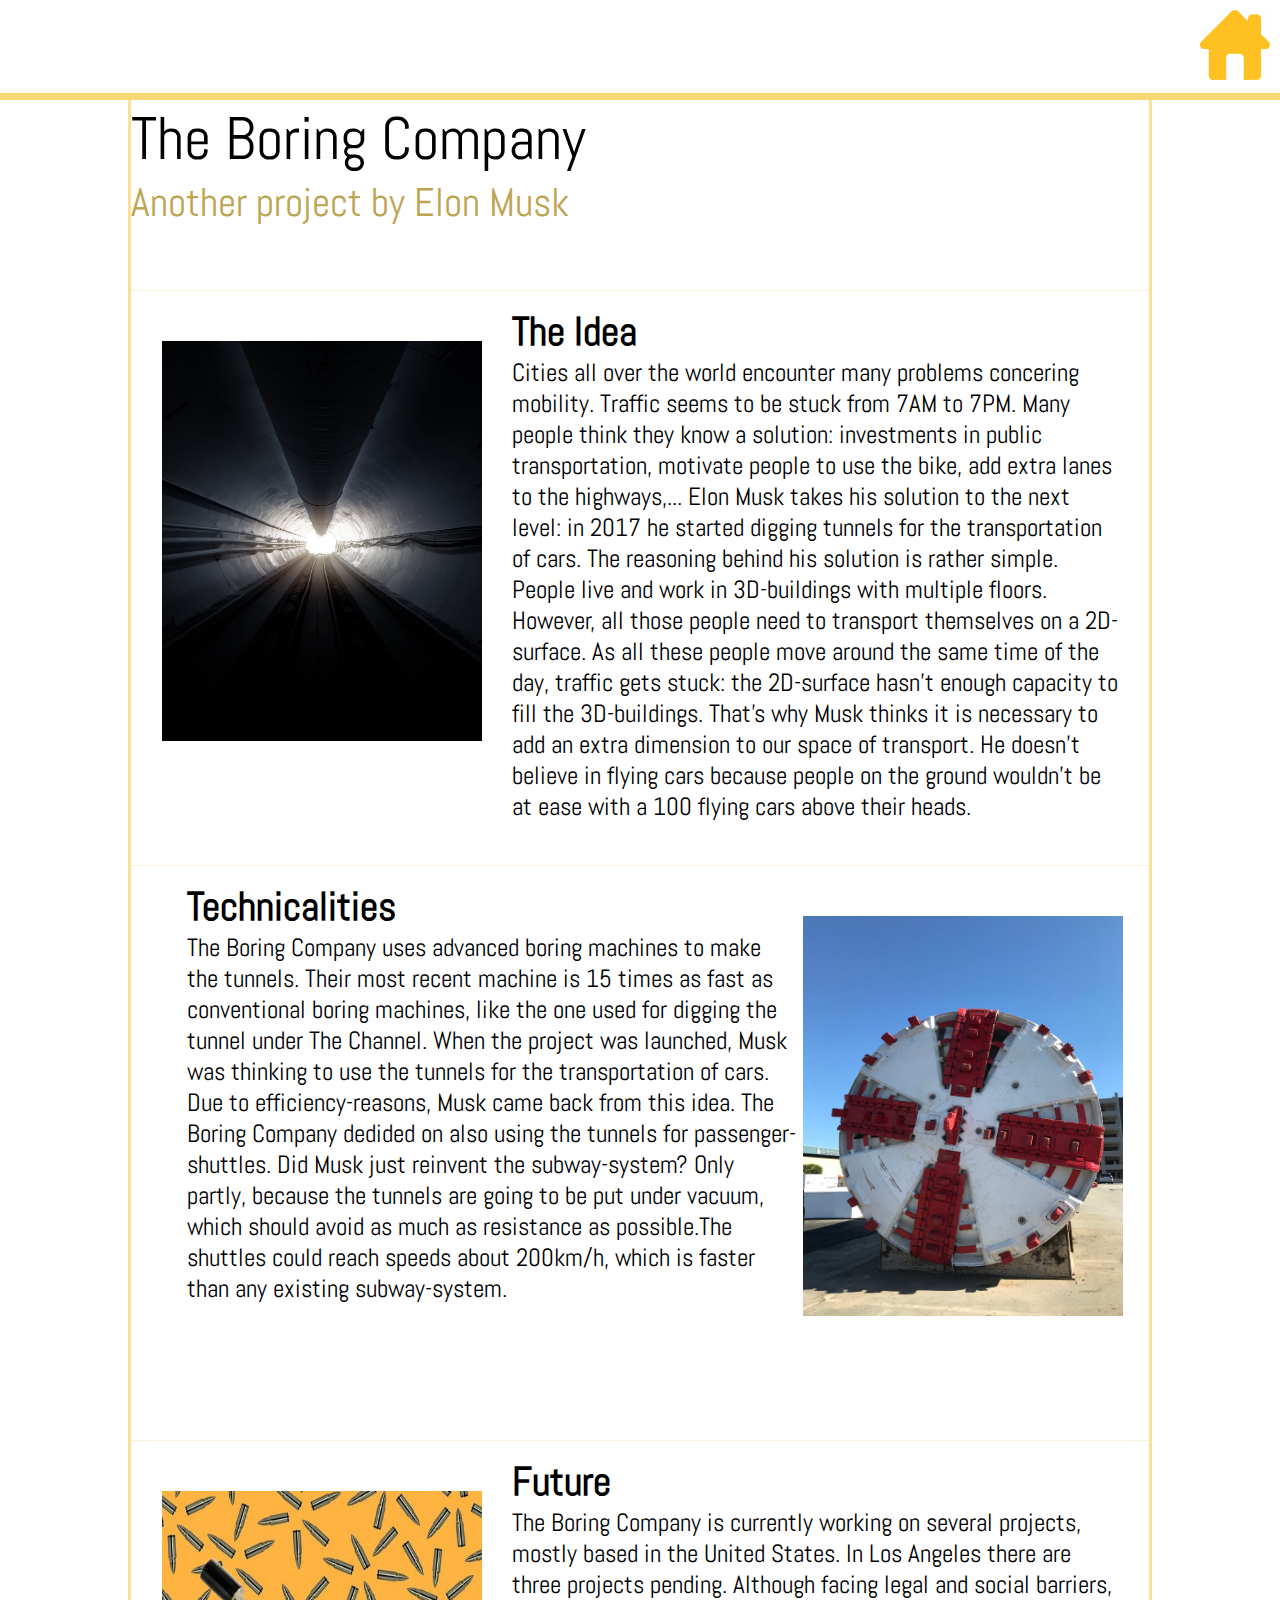
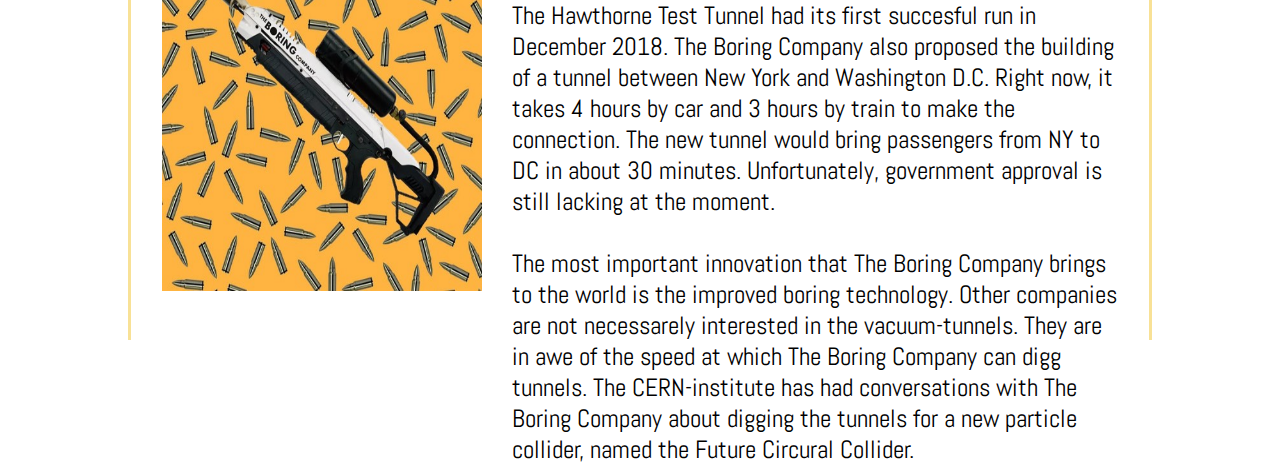
<file: boringcompany.html>
<!DOCTYPE html>
<html lang='en'>

    <head>
        <meta charset='UTF-8'/>
        <meta name='viewport'
        content='width=device-width' />
        <title>The Boring Company</title>
        <link   rel='stylesheet' href="style.css?version=1"/>
        <link href="https://fonts.googleapis.com/css?family=Abel&display=swap" rel="stylesheet">

    </head>

    <body>

        <div class='header-container'>
                    <div class="empty-space-container">
                        <a href="index.html"><img class="home-button" src="images/home.png"/></a>
                    </div>
                    <div class='top-line'></div>
        </div>


        <div class='content-container'>
            <div class='interests-title-container'>
                <div class='interest-title'>The Boring Company</div>
                <div class='interest-subtitle'>Another project by Elon Musk</div>
            </div>

            <div class="article-right">
                <img class="article-picture" src="images/boringtunnel.jpg">
                <div class="article-content">
                    <div class="article-title">The Idea</div>
                    <div class="article-text">Cities all over the world encounter many problems concering mobility. Traffic seems to be stuck from 7AM to 7PM.
                    Many people think they know a solution: investments in public transportation, motivate people to use the bike, add extra lanes to the highways,...
                Elon Musk takes his solution to the next level: in 2017 he started digging tunnels for the transportation of cars.
                The reasoning behind his solution is rather simple. People live and work in 3D-buildings with multiple floors. However, all those people need to transport
                themselves on a 2D-surface. As all these people move around the same time of the day, traffic gets stuck: the 2D-surface hasn't enough capacity to fill the 3D-buildings.
                That's why Musk thinks it is necessary to add an extra dimension to our space of transport. He doesn't believe
                in flying cars because people on the ground wouldn't be at ease with a 100 flying cars above their heads.



                </div>

                </div>
            </div>


            <div class="article-left">

                <div class="article-content">
                    <div class="article-title">Technicalities</div>
                    <div class="article-text">
                        The Boring Company uses advanced boring machines to make the tunnels.
                        Their most recent machine is 15 times as fast as conventional boring machines, like the one used for digging the tunnel under The Channel.
                        When the project was launched, Musk was thinking to use the tunnels for the transportation of cars. Due to efficiency-reasons, Musk came back from this idea.
                        The Boring Company dedided on also using the tunnels for passenger-shuttles. Did Musk just reinvent the subway-system? Only partly, because the tunnels are going to be put under vacuum,
                        which should avoid as much as resistance as possible.The shuttles could reach speeds about 200km/h, which is faster than any existing subway-system.

                          </div>

                </div>
                <img class="article-picture" src="images/boringmachine.jpg">
            </div>

            <div class="article-right">
                <img class="article-picture" src="images/flamethrower.jpg">
                <div class="article-content">
                    <div class="article-title">Future</div>
                    <div class="article-text"> The Boring Company is currently working on several projects, mostly based in the United States.
                        In Los Angeles there are three projects pending. Although facing legal and social barriers, The Hawthorne Test Tunnel had its first succesful run in December 2018.
                        The Boring Company also proposed the building of a tunnel between New York and Washington D.C. Right now, it takes 4 hours by car and 3 hours by train to make the connection.
                        The new tunnel would bring passengers from NY to DC in about 30 minutes. Unfortunately, government approval is still lacking at the moment. <br><br>
                        The most important innovation that The Boring Company brings to the world is the improved boring technology. Other companies are not necessarely
                        interested in the vacuum-tunnels. They are in awe of the speed at which The Boring Company can digg tunnels. The CERN-institute has had conversations with The Boring Company about digging the
                        tunnels for a new particle collider, named the Future Circural Collider.




                          </div>

                </div>

            </div>




    </body>

</html>
</file>
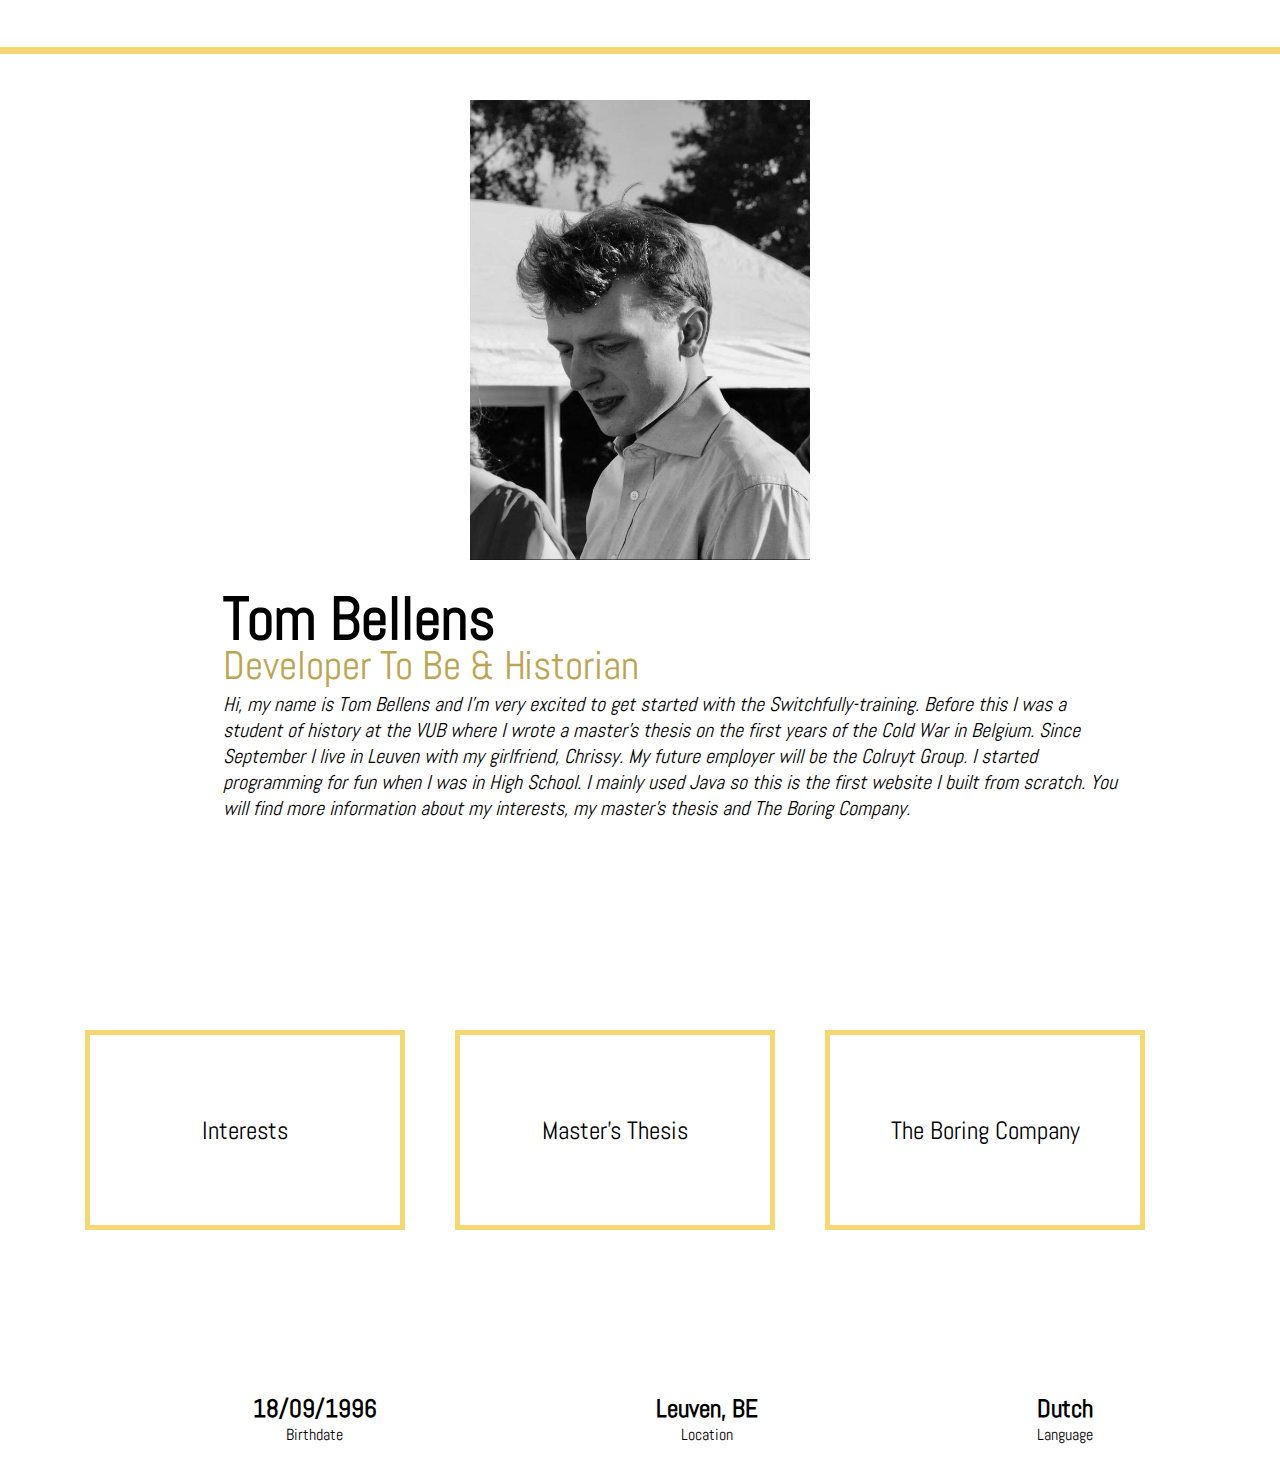
<file: home.html>
<!DOCTYPE html>
<html lang='en'>

    <head>
        <meta charset='UTF-8'/>
        <meta name='viewport'
        content='width=device-width' />
        <title>Tom Bellens</title>
        <link   rel='stylesheet' href="style.css?version=1"/>
        <link href="https://fonts.googleapis.com/css?family=Abel&display=swap" rel="stylesheet">

    </head>

    <body>
        <div class='header-container'>

            <div class='top-line'></div>


        </div>

        <div class="main-info-container">

            <div class='profile-picture'><img class='profile-picture' src='images/tom.jpg'/></div>

            <div class='main-text'>
                <div class="introduction-container">
                    <div class='name-subtitle-container'>
                        <div class='name'><strong>Tom Bellens</strong></div>
                        <div class='subtitle'>Developer To Be & Historian</div>
                    </div>

                    <div class='introduction'><em>Hi, my name is Tom Bellens and I'm very excited to get started with the Switchfully-training. Before this I was a student of history at the VUB
                where I wrote a master's thesis on the first years of the Cold War in Belgium. Since September I live in Leuven with my girlfriend, Chrissy. My future employer will be the Colruyt Group.
                 I started programming for fun when I was in High School. I mainly used Java so this is the first website I built from scratch. You will find more information about my interests, my master's thesis and The Boring Company.   </em>
             </div>
         </div>
            <div class='short-info-container'>
                <div class='birthdate-container'>
                    <div class='birthdate'><strong> 18/09/1996 </strong></div>
                    <div class='birthdate-label'>Birthdate</div>
                </div>

                <div class='location-container'>
                    <div class='location'><strong>Leuven, BE</strong></div>
                    <div class='location-label'>Location</div>
                </div>

                <div class='language-container'>
                    <div class='language'><strong>Dutch</strong> </div>
                    <div class='language-label'>Language</div>
                </div>
            </div>

        </div>

    </div>


        <div class='menu-container'>
            <a href='interests.html' class='menu-button'>
                    <div class='interests-label'>Interests</div>
            </a>
            <a href='thesis.html' class='menu-button'>
                    <div class='interests-label'>Master's Thesis</div>
            </a>
            <a href='boringcompany.html' class='menu-button'>
                    <div class='interests-label'>The Boring Company</div>
            </a>
        </div>


    </body>


</html>
</file>
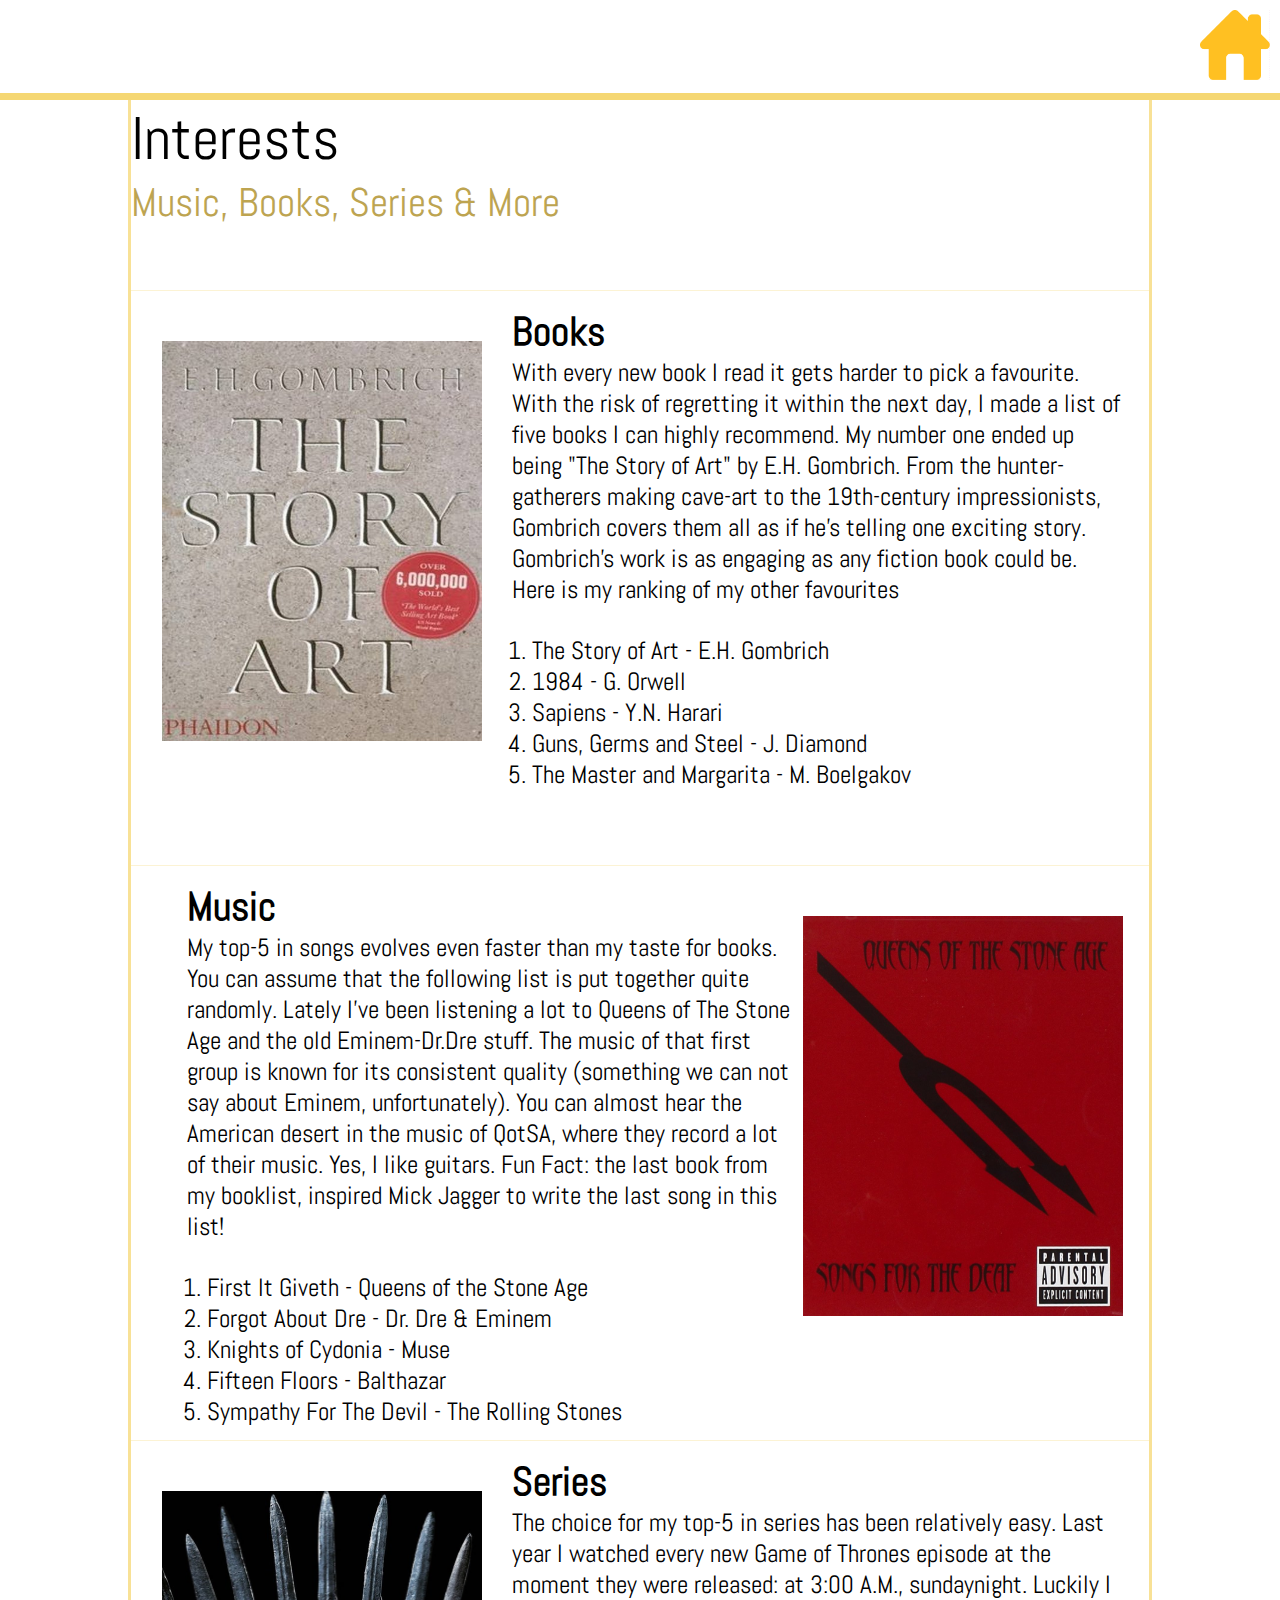
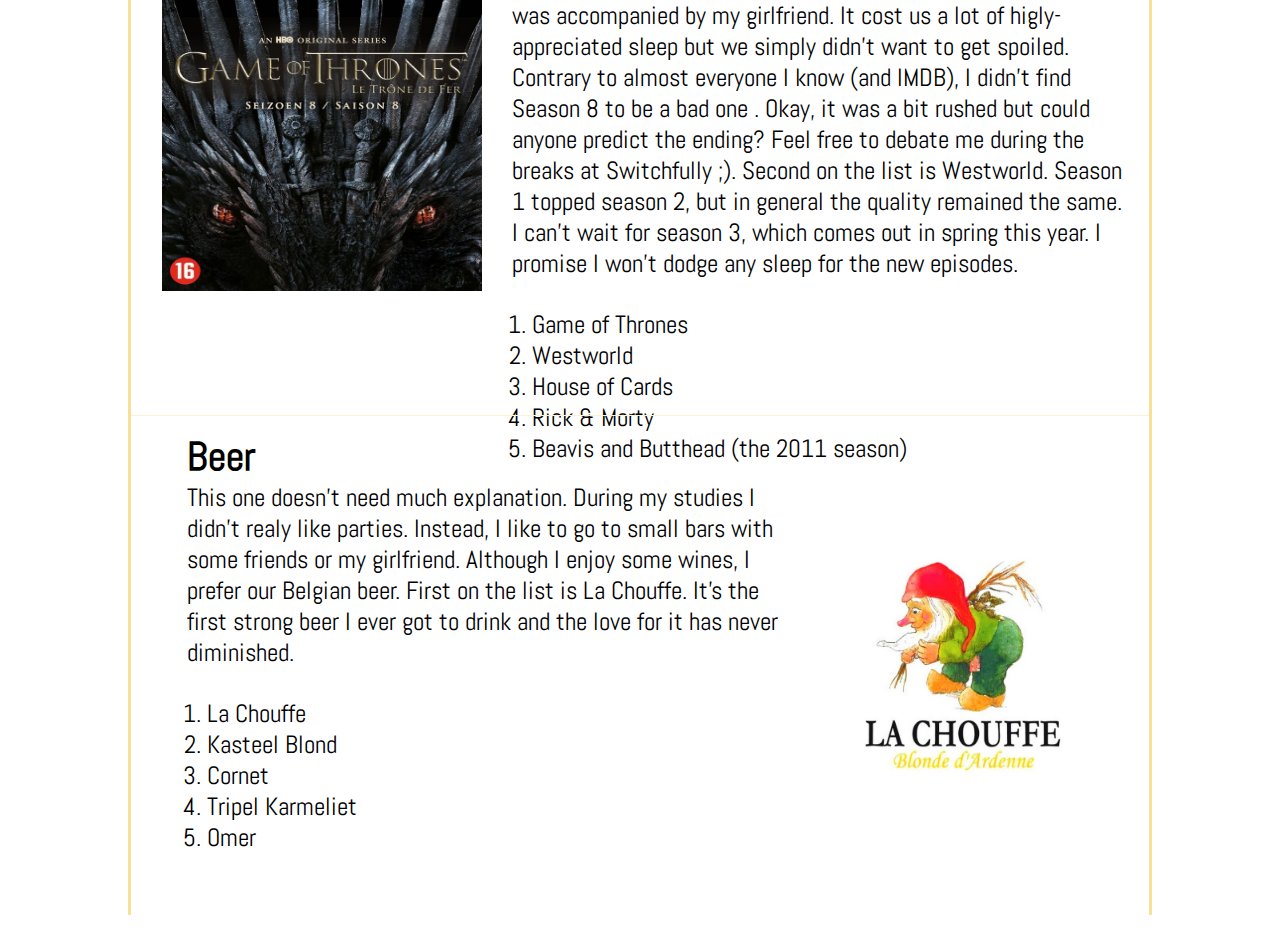
<file: interests.html>
<!DOCTYPE html>
<html lang='en'>

    <head>
        <meta charset='UTF-8'/>
        <meta name='viewport'
        content='width=device-width' />
        <title>Interests</title>
        <link   rel='stylesheet' href="style.css?version=1"/>
        <link href="https://fonts.googleapis.com/css?family=Abel&display=swap" rel="stylesheet">

    </head>

    <body>

        <div class='header-container'>
                    <div class="empty-space-container">
                        <a href="index.html"><img class="home-button" src="images/home.png"/></a>
                    </div>
                    <div class='top-line'></div>
        </div>


        <div class='content-container'>
            <div class='interests-title-container'>
                <div class='interest-title'>Interests</div>
                <div class='interest-subtitle'>Music, Books, Series & More</div>
            </div>

            <div class="article-right">
                <img class="article-picture" src="images/bookspicture.jpg">
                <div class="article-content">
                    <div class="article-title">Books</div>
                    <div class="article-text">With every new book I read it gets harder to pick a favourite.
                         With the risk of regretting it within the next day, I made a list of five books I can highly recommend.
                          My number one ended up being "The Story of Art" by E.H. Gombrich.
                          From the hunter-gatherers making cave-art to the 19th-century impressionists, Gombrich covers them all as if he's telling one exciting story.
                          Gombrich's work is as engaging as any fiction book could be. Here is my ranking of my other favourites     </div>
                    <ol class="favourite-list">
                        <li> The Story of Art - E.H. Gombrich </li>
                        <li> 1984 - G. Orwell </li>
                        <li> Sapiens - Y.N. Harari</li>
                        <li> Guns, Germs and Steel - J. Diamond </li>
                        <li> The Master and Margarita - M. Boelgakov </li>
                    </ol>
                </div>
            </div>


            <div class="article-left">

                <div class="article-content">
                    <div class="article-title">Music</div>
                    <div class="article-text"> My top-5 in songs evolves even faster than my taste for books. You can assume that the following list
                        is put together quite randomly. Lately I've been listening a lot to Queens of The Stone Age and the old Eminem-Dr.Dre stuff.
                          The music of that first group is known for its consistent quality (something we can not say about Eminem, unfortunately).
                            You can almost hear the American desert in the music of QotSA, where they record a lot of their music. Yes, I like guitars.
                            Fun Fact: the last book from my booklist, inspired Mick Jagger to write the last song in this list!

                          </div>
                    <ol class="favourite-list">
                        <li> First It Giveth - Queens of the Stone Age </li>
                        <li> Forgot About Dre - Dr. Dre & Eminem </li>
                        <li> Knights of Cydonia - Muse</li>
                        <li> Fifteen Floors - Balthazar </li>
                        <li> Sympathy For The Devil - The Rolling Stones </li>
                    </ol>
                </div>
                <img class="article-picture" src="images/musicpicture.jpg">
            </div>

            <div class="article-right">
                <img class="article-picture" src="images/seriespicture.jpg">
                <div class="article-content">
                    <div class="article-title">Series</div>
                    <div class="article-text"> The choice for my top-5 in series has been relatively easy. Last year I watched every new Game of Thrones
                        episode at the moment they were released: at 3:00 A.M., sundaynight. Luckily I was accompanied by my girlfriend.
                         It cost us a lot of higly-appreciated sleep but we simply didn't want to get spoiled. Contrary to almost everyone I know (and IMDB), I didn't find
                         Season 8 to be a bad one . Okay, it was a bit rushed but could anyone predict the ending? Feel free to debate me during the breaks at Switchfully ;).
                         Second on the list is Westworld. Season 1 topped season 2, but in general the quality remained the same. I can't wait for season 3, which comes out in spring this year.
                         I promise I won't dodge any sleep for the new episodes.

                          </div>
                    <ol class="favourite-list">
                        <li> Game of Thrones</li>
                        <li> Westworld </li>
                        <li> House of Cards</li>
                        <li> Rick & Morty </li>
                        <li> Beavis and Butthead (the 2011 season) </li>

                    </ol>
                </div>

            </div>

            <div class="article-left">

                <div class="article-content">
                    <div class="article-title">Beer</div>
                    <div class="article-text"> This one doesn't need much explanation. During my studies I didn't realy like parties.
                        Instead, I like to go to small bars with some friends or my girlfriend. Although I enjoy some wines, I prefer
                        our Belgian beer. First on the list is La Chouffe. It's the first strong beer I ever got to drink and the love for it
                        has never diminished.

                          </div>
                    <ol class="favourite-list">
                        <li> La Chouffe </li>
                        <li> Kasteel Blond </li>
                        <li> Cornet</li>
                        <li> Tripel Karmeliet </li>
                        <li> Omer </li>
                    </ol>
                </div>
                <img class="article-picture" src="images/beerpicture.jpg">
            </div>


    </body>

</html>
</file>
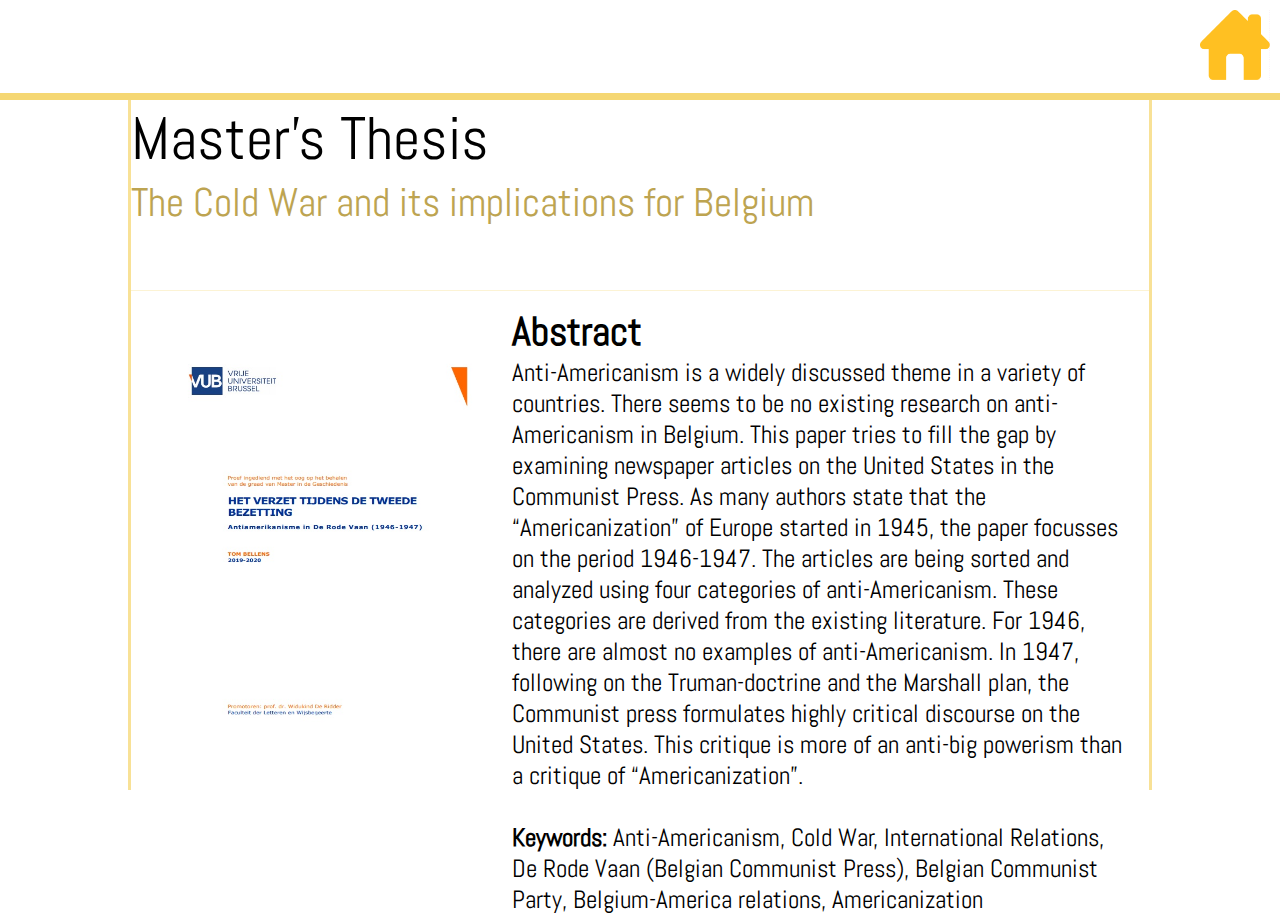
<file: thesis.html>
<!DOCTYPE html>
<html lang='en'>

    <head>
        <meta charset='UTF-8'/>
        
        <title>Master's Thesis</title>
        <link   rel='stylesheet' href="style.css?version=1"/>
        <link href="https://fonts.googleapis.com/css?family=Abel&display=swap" rel="stylesheet">

    </head>

    <body>



        <div class='header-container'>
                    <div class="empty-space-container">
                        <a href="index.html"><img class="home-button" src="images/home.png"/></a>
                    </div>
                    <div class='top-line'></div>
        </div>

        <div class='content-container'>
            <div class='interests-title-container'>
                <div class='interest-title'>Master's Thesis</div>
                <div class='interest-subtitle'>The Cold War and its implications for Belgium</div>
            </div>

            <div class="article-right">
                <img class="article-picture" src="images/thesis.jpg"/>
                <div class="article-content">
                    <div class="article-title">Abstract</div>
                    <div class="article-text">Anti-Americanism is a widely discussed theme in a variety of countries. There seems to be no
existing research on anti-Americanism in Belgium. This paper tries to fill the gap by examining
newspaper articles on the United States in the Communist Press. As many authors state that the
“Americanization” of Europe started in 1945, the paper focusses on the period 1946-1947. The
articles are being sorted and analyzed using four categories of anti-Americanism. These
categories are derived from the existing literature. For 1946, there are almost no examples of
anti-Americanism. In 1947, following on the Truman-doctrine and the Marshall plan, the
Communist press formulates highly critical discourse on the United States. This critique is
more of an anti-big powerism than a critique of “Americanization”.  <br><br>
<strong>Keywords: </strong> Anti-Americanism, Cold War, International Relations, De Rode Vaan (Belgian Communist Press),
Belgian Communist Party, Belgium-America relations, Americanization

  </div>

                </div>
            </div>





    </body>



</html>
</file>
<file: style.css>
* {
  margin: 0 0;
  padding: 0;
  box-sizing: border-box;
  font-family: 'Abel', sans-serif;
}

.page{
  display: flex;
  flex-wrap: wrap;
}


.header-container{
  display: flex;
  height: 100px;
  width:100%;
  flex-direction: column;
  justify-content: center;
  align-items:center;
  flex-wrap:wrap;

}

.empty-space-container{
  height:93px;
  width: 100%;
  display:flex;
  flex-direction:row;
  justify-content: flex-end;

}

a{
  text-decoration:none;
  color: black;
}

.home-button{
  height:70px;
  width:70px;
  margin-right: 10px;
  margin-top: 10px;
}
.top-line{
  background-color: #f5d773;
  height: 7px;
  width:100%;
}

.top-space-2{
  height: 45px;
}
.main-info-container{
  width: 100%;
  height: 900px;

  display:flex;
  flex-wrap:wrap;
  flex-direction: row;
  justify-content:center;
  align-items:center;
}

.profile-picture{
  width: 340px;
  height: 460px;

  align-self:center;
}

.main-text{

  margin-left: 65px;
  display:flex;
  justify-content: space-between;
  flex-direction:column;
  flex-wrap:wrap;
  align-items: flex-start;
  margin-top: 20px;
  height:100%;


}
.name{

  font-size: 60px;
  width: 410px;
  height: 60px;

}

.subtitle, .interest-subtitle{
  font-size: 40px;
  color: #bda451;
}

.introduction{
  font-size: 20px;
  width: 900px;
  margin-bottom: 80px;

}

.short-info-container{
  width:100%;
  display:flex;
  flex-direction: row;
  justify-content: space-between;
  margin-bottom: 35px;

}

.birthdate-container, .location-container, .language-container{
  display:flex;
  align-items: center;
  flex-direction:column;
  justify-content: center;
}

.birthdate-container{
  margin-left: 30px;
}

.language-container{
  margin-right: 30px;
}

.birthdate, .location, .language{
  font-size: 25px;
}

.menu-container{

  margin: 30px 60px;
  height: 350px;
  display: flex;
  justify-content:center;
}

.menu-button{
  border: 5px solid #f5d773 ;
  height: 200px;
  margin-right: 50px;
  width: 320px;
  display: flex;
  justify-content:center;
  flex-direction:column;
  align-items: center;

}

.interests-label, .master-thesis-label, .technological-label {
  font-size: 25px;
}

.menu-button:hover{
  border: 10px solid #9c894c ;
}



.content-container{
  height:100%;
  margin-left: 10%;
  margin-right:10%;

  border-left : 3px solid #f8e196;
  border-right : 3px solid #f8e196;
  display:flex;
  flex-direction: column;
  justify-content:flex-start;


}

.interests-title-container{
  width:100%;
  height: 100px;
  display:flex;
  flex-direction:column;
  justify-content:flex-start;
  align-items: flex-start;

  margin-bottom: 15px;

}

.interest-title{
  font-size: 60px;
}

.article-right, .article-left{
  width:100%;
  height: 500px;
  display:flex;
  flex-direction:row;
  align-items:center;
  margin-top:75px;
  justify-content:center;
  border-top: 1px solid #fcf3d4;
}

.article-picture{
  height:400px;
  width: 320px;
  margin-left: 5px;

}

.article-content{
  height: 500px;
  width: 60%;
  margin-left: 30px;
  margin-top: 30px;
}

.article-title{
  font-size: 40px;
  font-weight:bold;
}

.article-text{
  font-size: 25px;
}

.favourite-list{
  font-size:25px;
  margin-left: 20px;
  margin-top: 30px;
}
</file>
